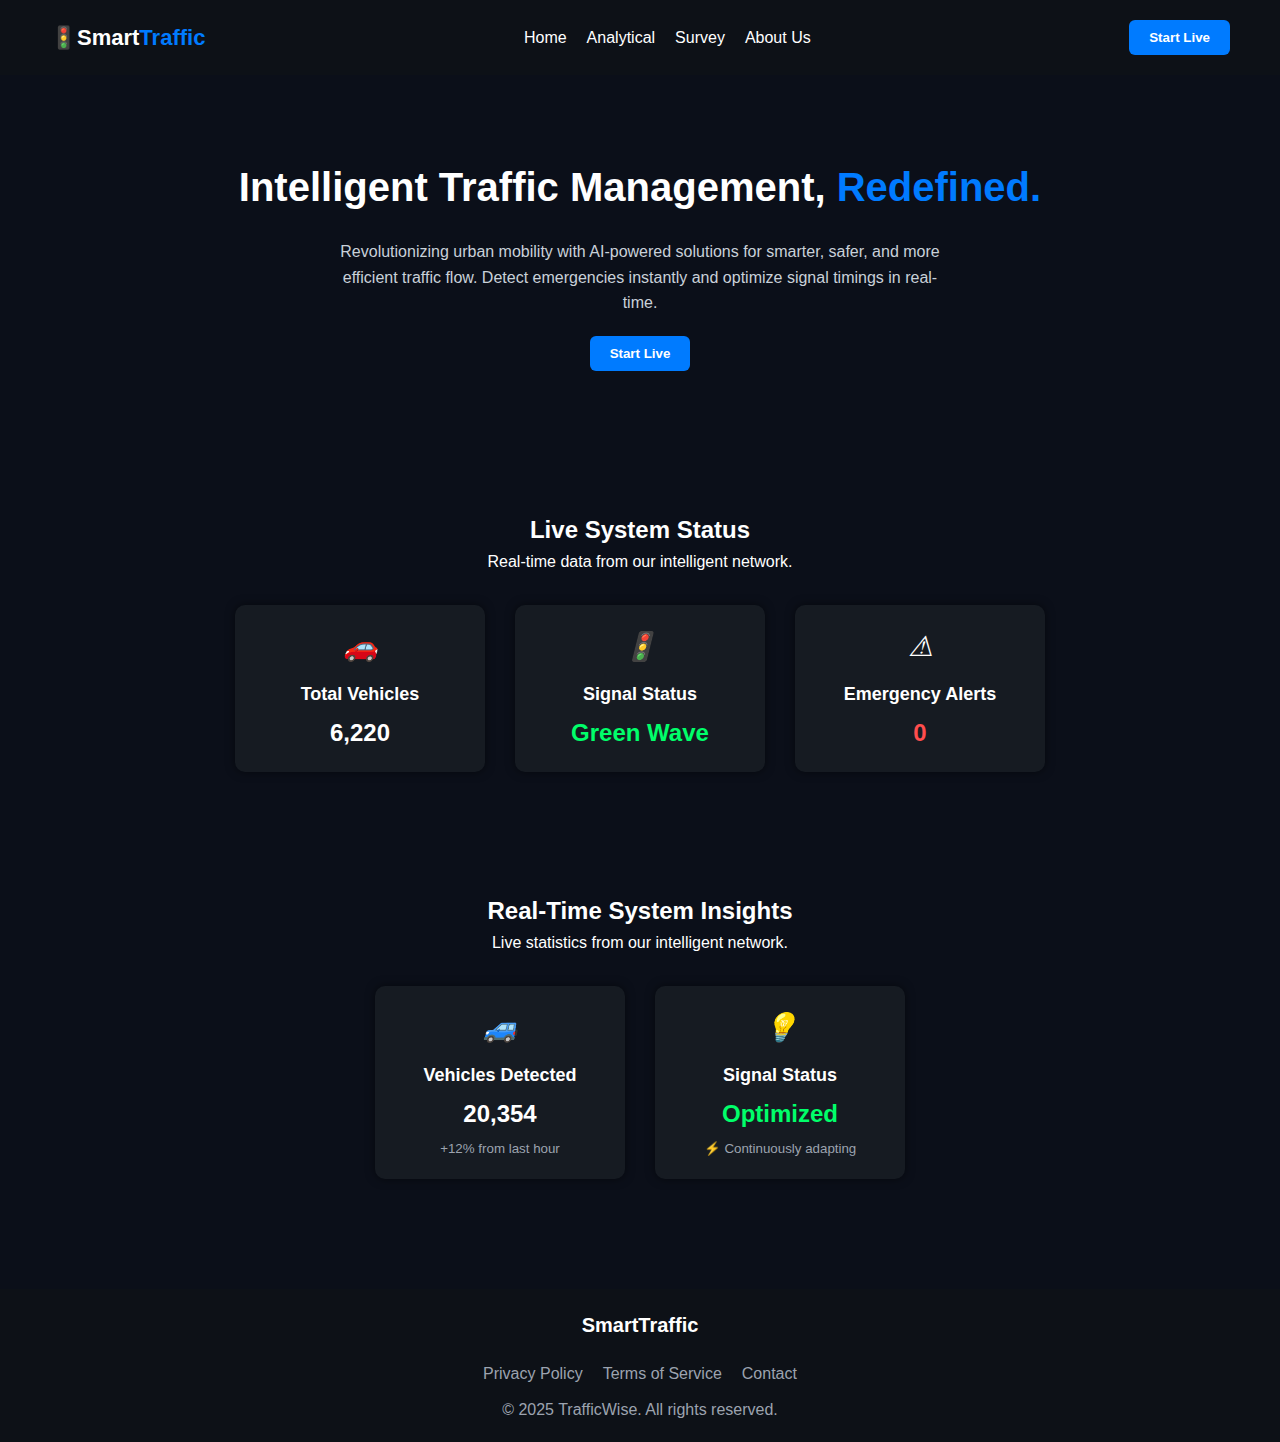
<file: index.html>
<!DOCTYPE html>
<html lang="en">
<head>
  <meta charset="UTF-8" />
  <meta name="viewport" content="width=device-width, initial-scale=1.0"/>
  <title>TrafficWise</title>
  <style>
    /* General Reset */
* {
  margin: 0;
  padding: 0;
  box-sizing: border-box;
}

body {
  font-family: 'Inter', Arial, sans-serif;
  background: #0b0f19;
  color: #fff;
  line-height: 1.6;
}

a {
  text-decoration: none;
  color: #fff;
}

.btn {
  background: #007bff;
  padding: 10px 20px;
  border-radius: 6px;
  color: #fff;
  border: none;
  cursor: pointer;
  font-weight: bold;
}

/* Navbar */
.navbar {
  display: flex;
  justify-content: space-between;
  align-items: center;
  padding: 20px 50px;
  background: #0d1117;
  position: sticky;
  top: 0;
}

.logo {
  font-size: 22px;
  font-weight: bold;
}

.logo span {
  color: #007bff;
}

.nav-links {
  list-style: none;
  display: flex;
  gap: 20px;
}

.nav-links li a:hover {
  color: #007bff;
}

/* Hero */
.hero {
  text-align: center;
  padding: 80px 20px;
}

.hero h1 {
  font-size: 40px;
  font-weight: bold;
}

.hero .highlight {
  color: #007bff;
}

.hero p {
  margin: 20px 0;
  max-width: 600px;
  margin-left: auto;
  margin-right: auto;
  color: #c9d1d9;
}

/* Status Sections */
.status-section,
.insights-section {
  text-align: center;
  padding: 60px 20px;
}

.status-cards {
  display: flex;
  justify-content: center;
  flex-wrap: wrap;
  gap: 30px;
  margin-top: 30px;
}

.card {
  background: #161b22;
  padding: 20px;
  border-radius: 10px;
  width: 250px;
  text-align: center;
  box-shadow: 0px 0px 10px rgba(0,0,0,0.5);
}

.icon {
  font-size: 28px;
}

.card h3 {
  margin-top: 10px;
  font-size: 18px;
}

.card p {
  font-size: 24px;
  font-weight: bold;
  margin-top: 5px;
}

.card small {
  display: block;
  margin-top: 5px;
  color: #9ca3af;
}

.green {
  color: #00ff6a;
}

.red {
  color: #ff4d4d;
}

/* Footer */
footer {
  margin-top: 50px;
  padding: 20px 50px;
  background: #0d1117;
  display: flex;
  flex-direction: column; /* Stack items vertically */
  align-items: center;    /* Center items horizontally */
  text-align: center;
}

.footer-links {
  display: flex;
  flex-wrap: wrap;
  justify-content: center; /* Center links */
  margin-top: 10px;
}

.footer-links a {
  margin: 0 10px;
  color: #9ca3af;
}

.footer-links a:hover {
  color: #007bff;
}

.footer-right {
  margin-top: 10px;
  color: #9ca3af;
}

.footer-left {
  font-size: 20px;
  font-weight: bold;
  color: #fff;
  margin-bottom: 10px; /* Add some space below the logo */
}

  </style>
</head>
<body>
  <nav class="navbar">
    <div class="logo">🚦Smart<span>Traffic</span></div>
    <ul class="nav-links">
      <li><a href="home.html">Home</a></li>
      <li><a href="analytical.html">Analytical</a></li>
      <li><a href="survey.html">Survey</a></li>
      <li><a href="aboutpage.html">About Us</a></li>
    </ul>
    <button class="btn">Start Live</button>
  </nav>

  <header class="hero">
    <h1>Intelligent Traffic Management, <span class="highlight">Redefined.</span></h1>
    <p>
      Revolutionizing urban mobility with AI-powered solutions for smarter, safer, 
      and more efficient traffic flow. Detect emergencies instantly and optimize 
      signal timings in real-time.
    </p>
    <button class="btn">Start Live</button>
  </header>

  <section class="status-section">
    <h2>Live System Status</h2>
    <p>Real-time data from our intelligent network.</p>
    <div class="status-cards">
      <div class="card">
        <i class="icon">🚗</i>
        <h3>Total Vehicles</h3>
        <p id="totalVehicles">4,821</p>
      </div>
      <div class="card">
        <i class="icon">🚦</i>
        <h3>Signal Status</h3>
        <p id="signalStatus" class="green">Green Wave</p>
      </div>
      <div class="card">
        <i class="icon">⚠</i>
        <h3>Emergency Alerts</h3>
        <p id="emergencyAlerts" class="red">2</p>
      </div>
    </div>
  </section>

  <section class="insights-section">
    <h2>Real-Time System Insights</h2>
    <p>Live statistics from our intelligent network.</p>
    <div class="status-cards">
      <div class="card">
        <i class="icon">🚙</i>
        <h3>Vehicles Detected</h3>
        <p id="vehiclesDetected">12,456</p>
        <small id="vehiclesChange">+12% from last hour</small>
      </div>
      <div class="card">
        <i class="icon">💡</i>
        <h3>Signal Status</h3>
        <p id="optimizedStatus" class="green">Optimized</p>
        <small>⚡ Continuously adapting</small>
      </div>
    </div>
  </section>

  <footer>
    <div class="footer-left">SmartTraffic</div>
    <div class="footer-links">
      <a href="#">Privacy Policy</a>
      <a href="#">Terms of Service</a>
      <a href="#">Contact</a>
    </div>
    <div class="footer-right">© 2025 TrafficWise. All rights reserved.</div>
  </footer>

  <script>
    // Simulated Live Updates
function updateSystemStatus() {
  // Random vehicle count simulation
  let totalVehicles = Math.floor(Math.random() * 5000) + 4000;
  let vehiclesDetected = Math.floor(Math.random() * 15000) + 10000;
  let emergencyAlerts = Math.floor(Math.random() * 5);

  // Signal statuses
  let signals = ["Green Wave", "Optimized", "Busy", "Congested"];
  let randomSignal = signals[Math.floor(Math.random() * signals.length)];

  // Update DOM
  document.getElementById("totalVehicles").textContent = totalVehicles.toLocaleString();
  document.getElementById("vehiclesDetected").textContent = vehiclesDetected.toLocaleString();
  document.getElementById("emergencyAlerts").textContent = emergencyAlerts;

  let signalElement = document.getElementById("signalStatus");
  signalElement.textContent = randomSignal;
  signalElement.className = (randomSignal === "Green Wave" || randomSignal === "Optimized") ? "green" : "red";
}

// Run updates every 5 seconds
setInterval(updateSystemStatus, 5000);

// Initial load
updateSystemStatus();

  </script>
</body>
</html>
</file>
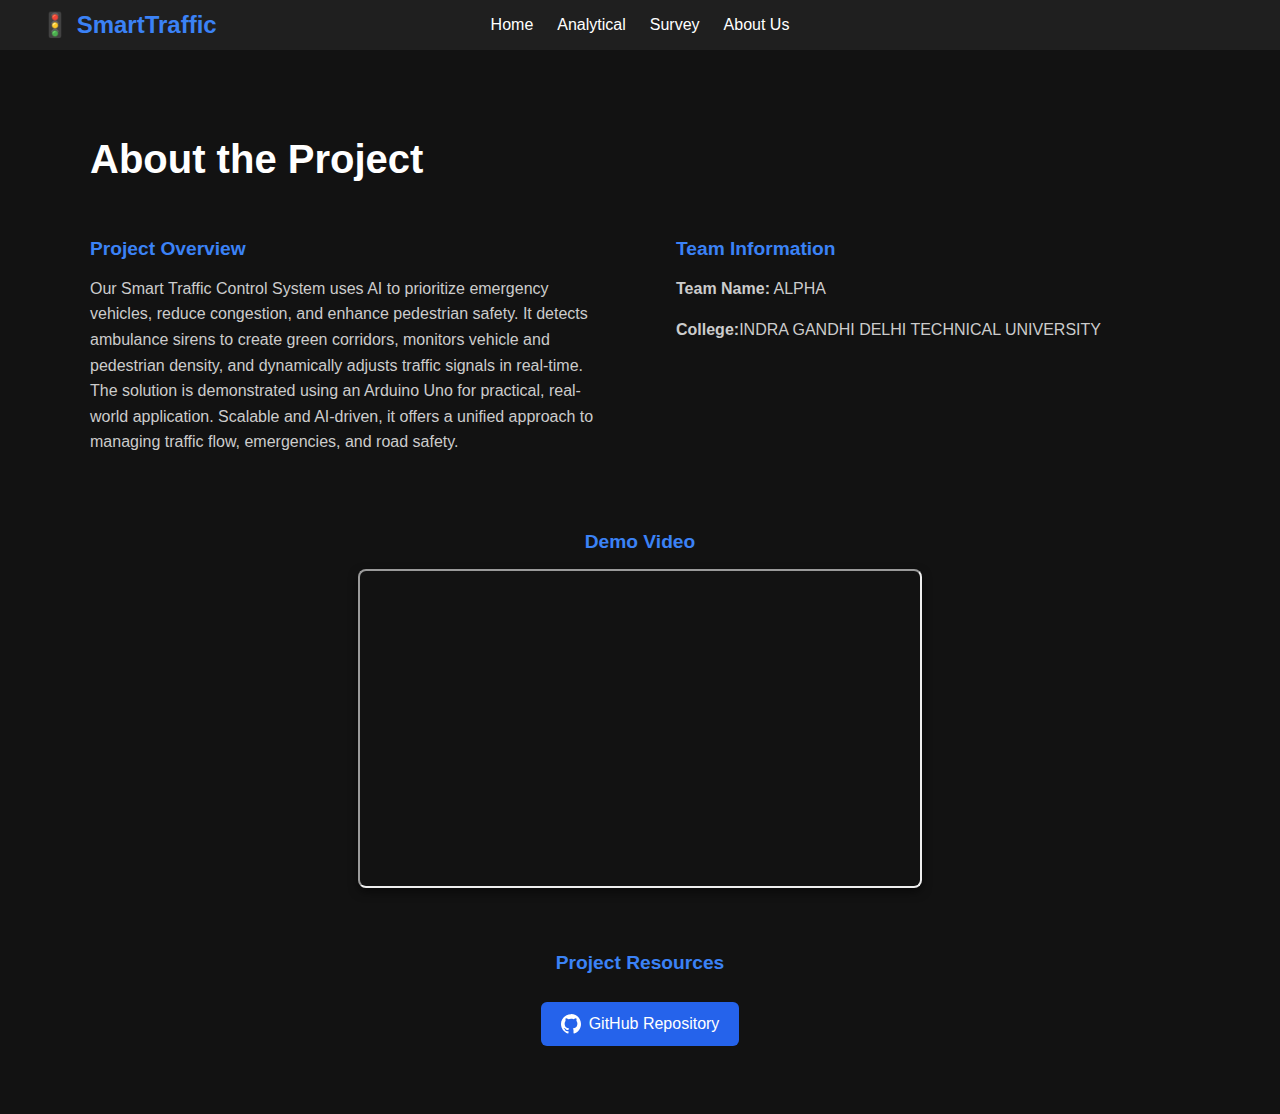
<file: aboutpage.html>
<!DOCTYPE html>
<html lang="en">
<head>
  <meta charset="UTF-8" />
  <meta name="viewport" content="width=device-width, initial-scale=1.0"/>
  <title>About - TrafficWise</title>
  <style>
    body {
      margin: 0;
      font-family: Arial, sans-serif;
      background-color: #121212;
      color: #ffffff;
    }

    /* Navbar */
    nav {
  background-color: #1f1f1f;
  display: flex;
  justify-content: center; /* Center contents horizontally */
  align-items: center;
  padding: 16px 40px;
  position: relative; /* Needed for absolute positioning */
}

.nav-title {
  font-size: 1.5rem;
  color: #3b82f6;
  font-weight: bold;
  position: absolute;
  left: 40px; /* Adjust spacing from the left */
  top: 50%;
  transform: translateY(-50%);
}

nav ul {
  list-style: none;
  display: flex;
  gap: 24px;
  padding: 0;
  margin: 0;
}

nav ul li a {
  text-decoration: none;
  color: white;
  font-weight: 500;
}

nav ul li a:hover {
  color: #3b82f6;
}

    

    .avatar {
      width: 32px;
      height: 32px;
      background-color: #333;
      border-radius: 50%;
      display: flex;
      align-items: center;
      justify-content: center;
    }

    .container {
      max-width: 1100px;
      margin: 0 auto;
      padding: 60px 20px;
    }

    h1 {
      font-size: 2.5rem;
      margin-bottom: 40px;
      font-weight: bold;
    }

    .section {
      display: flex;
      flex-wrap: wrap;
      gap: 40px;
    }

    .column {
      flex: 1;
      min-width: 280px;
      
    }

    h2 {
      color: #3b82f6;
      font-size: 1.2rem;
      margin-bottom: 16px;
    }

    p {
      color: #ccc;
      line-height: 1.6;
    }

    /* Demo Video */
    .video-section {
      margin-top: 60px;
      text-align: center;
    }

    iframe {
      border-radius: 8px;
      box-shadow: 0 4px 10px rgba(0, 0, 0, 0.5);
      max-width: 100%;
    }

    /* Buttons */
    .resources {
      text-align: center;
      margin-top: 60px;
    }

    .resources h2 {
      margin-bottom: 20px;
    }

    .btn {
      display: inline-flex;
      align-items: center;
      padding: 12px 20px;
      margin: 8px;
      border: none;
      border-radius: 6px;
      font-size: 1rem;
      font-weight: 500;
      text-decoration: none;
      color: white;
      cursor: pointer;
    }

    .btn.github {
      background-color: #2563eb;
    }

    .btn.github:hover {
      background-color: #1d4ed8;
    }

    .btn.download {
      background-color: #374151;
    }

    .btn.download:hover {
      background-color: #1f2937;
    }

    .btn svg {
      margin-right: 8px;
    }
    .team{
        margin-left: 2rem;
    }

    @media (max-width: 768px) {
      .section {
        flex-direction: column;
      }

      iframe {
        width: 100%;
        height: auto;
      }
    }
  </style>
</head>
<body>

  <!-- Navbar -->
  <nav>
    <div class="nav-title">🚦 SmartTraffic</div>
    <ul>
      <li><a href="index.html">Home</a></li>
      <li><a href="analytical.html">Analytical</a></li>
      <li><a href="survey.html">Survey</a></li>
      <li><a href="aboutpage.html">About Us</a></li>
    </ul>
    
  </nav>

  <!-- Main Content -->
  <div class="container">
    <h1>About the Project</h1>

    <div class="section">
      <!-- Project Overview -->
      <div class="column">
        <h2>Project Overview</h2>
        <p>
          Our Smart Traffic Control System uses AI to prioritize emergency vehicles, reduce congestion, and enhance pedestrian safety. It detects ambulance sirens to create green corridors, monitors vehicle and pedestrian density, and dynamically adjusts traffic signals in real-time. The solution is demonstrated using an Arduino Uno for practical, real-world application. Scalable and AI-driven, it offers a unified approach to managing traffic flow, emergencies, and road safety.
        </p>
        
      </div>

      <!-- Team Info -->
      <div class="column team">
        <h2>Team Information</h2>
        <p><strong>Team Name:</strong> ALPHA</p>
        <p><strong>College:</strong>INDRA GANDHI DELHI TECHNICAL UNIVERSITY</p>
        
      </div>
    </div>

    <!-- Demo Video -->
    <div class="video-section">
      <h2>Demo Video</h2>
      <iframe width="560" height="315" src="https://www.youtube.com/embed/FsHdh_1huxU?si=iHQGx8xro0DEvD-E" title="Demo Video" allowfullscreen></iframe>
    </div>

    <!-- Project Resources -->
    <div class="resources">
      <h2>Project Resources</h2>
      <a href="https://github.com/Archana7code/Alpha" class="btn github">
        <svg xmlns="http://www.w3.org/2000/svg" height="20" width="20" fill="white" viewBox="0 0 24 24">
          <path d="M12 .297C5.373.297 0 5.67 0 12c0 5.303 3.438 9.8 8.205 11.387.6.113.82-.258.82-.577V20.59c-3.338.726-4.033-1.416-4.033-1.416-.546-1.387-1.333-1.757-1.333-1.757-1.089-.745.083-.729.083-.729 1.205.084 1.838 1.234 1.838 1.234 1.07 1.835 2.809 1.305 3.495.998.108-.775.418-1.305.76-1.605-2.665-.3-5.466-1.334-5.466-5.93 0-1.31.465-2.381 1.235-3.221-.135-.303-.54-1.523.105-3.176 0 0 1.005-.322 3.3 1.23a11.5 11.5 0 013.005-.404c1.02.005 2.045.137 3.005.404 2.28-1.552 3.285-1.23 3.285-1.23.645 1.653.24 2.873.12 3.176.765.84 1.23 1.911 1.23 3.221 0 4.61-2.805 5.625-5.475 5.92.429.372.81 1.102.81 2.222v3.293c0 .319.21.694.825.576C20.565 22.092 24 17.592 24 12c0-6.63-5.373-12-12-12z"/>
        </svg>
        GitHub Repository
      </a>
    </div>

  </div>
</body>
</html>
</file>
